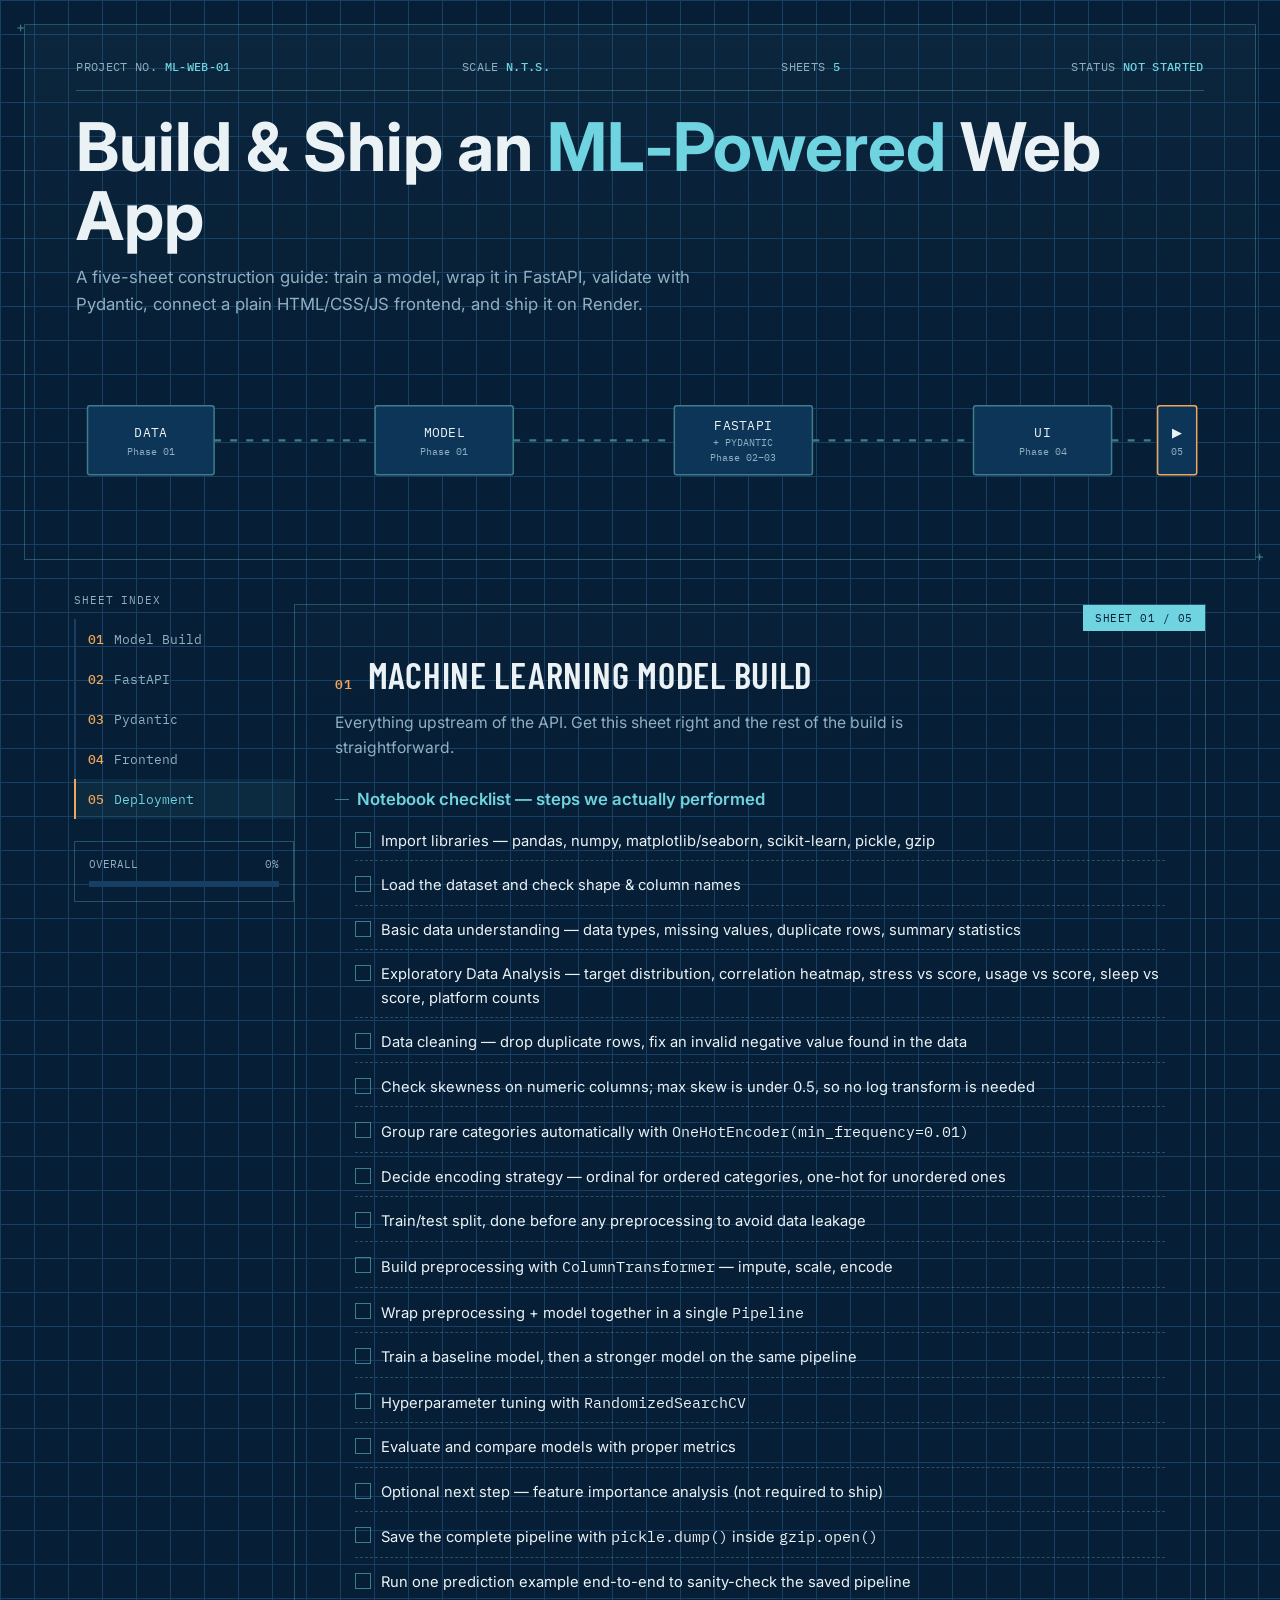
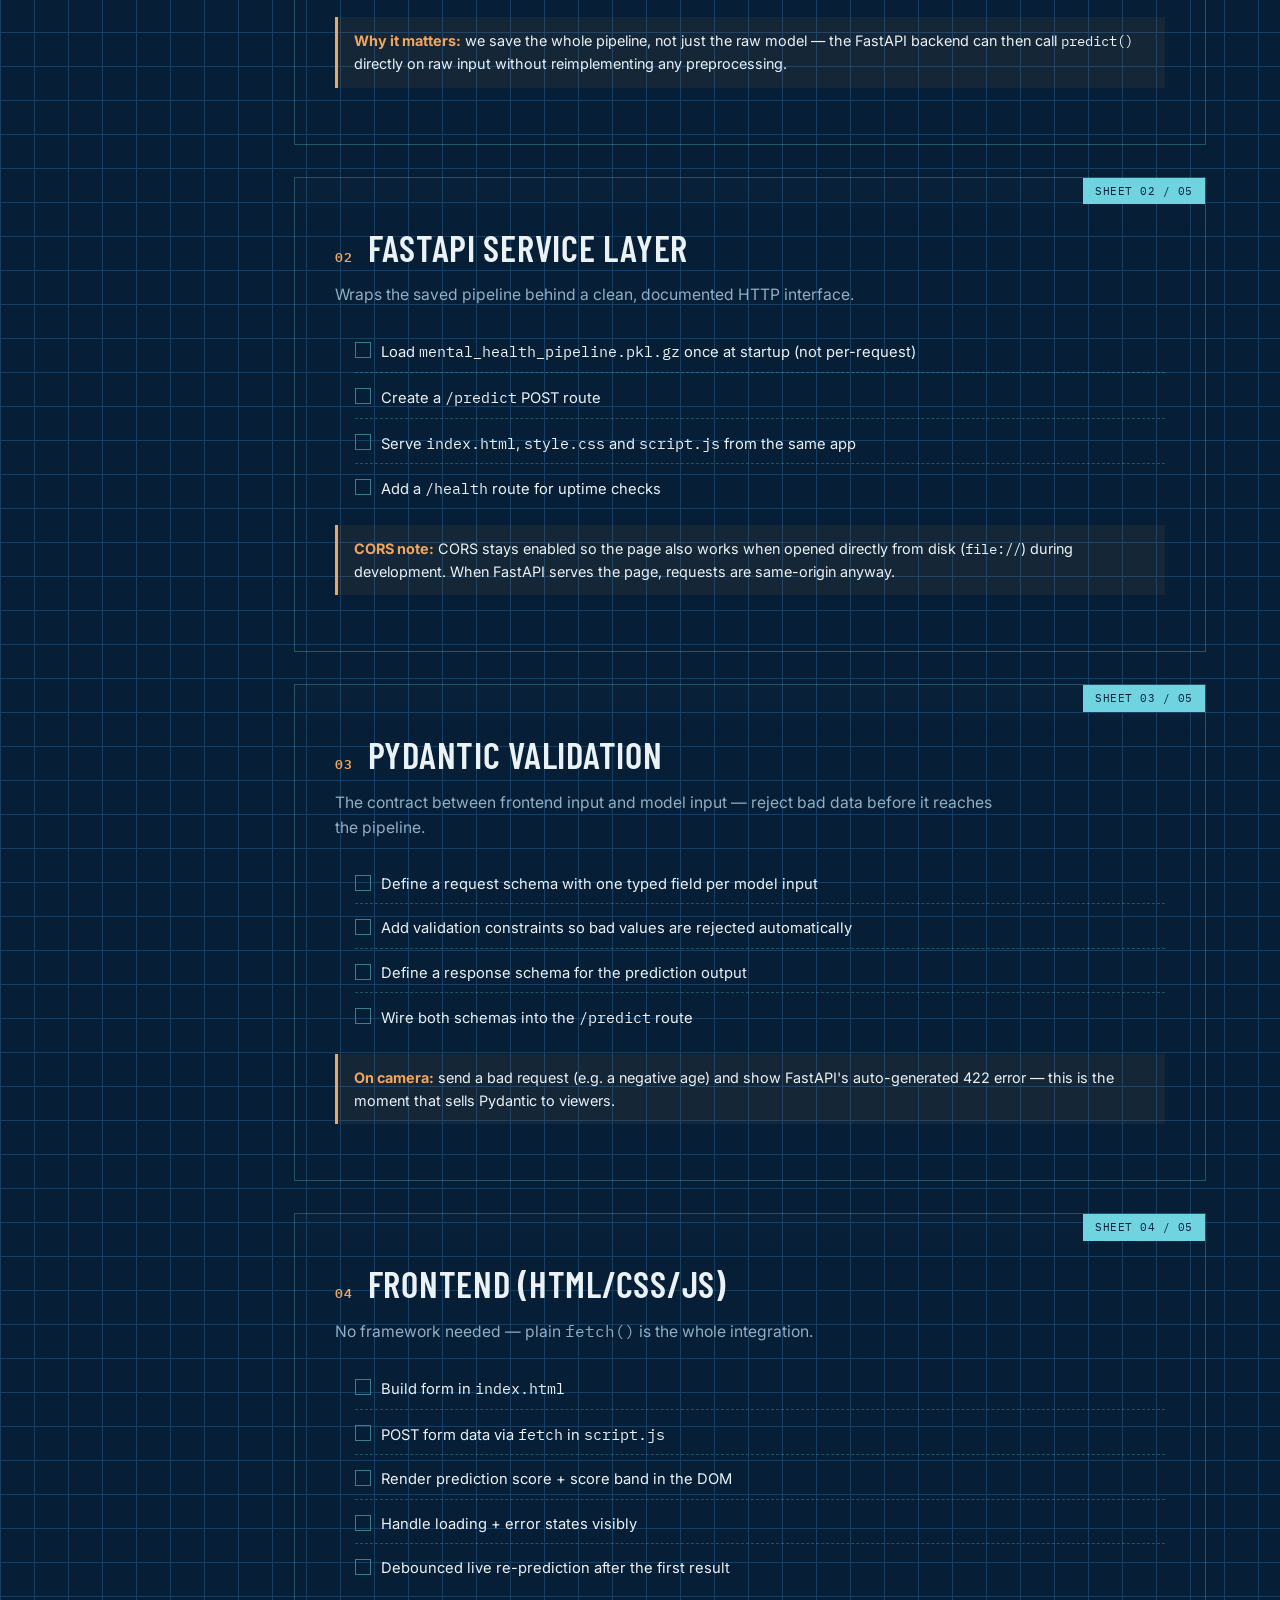
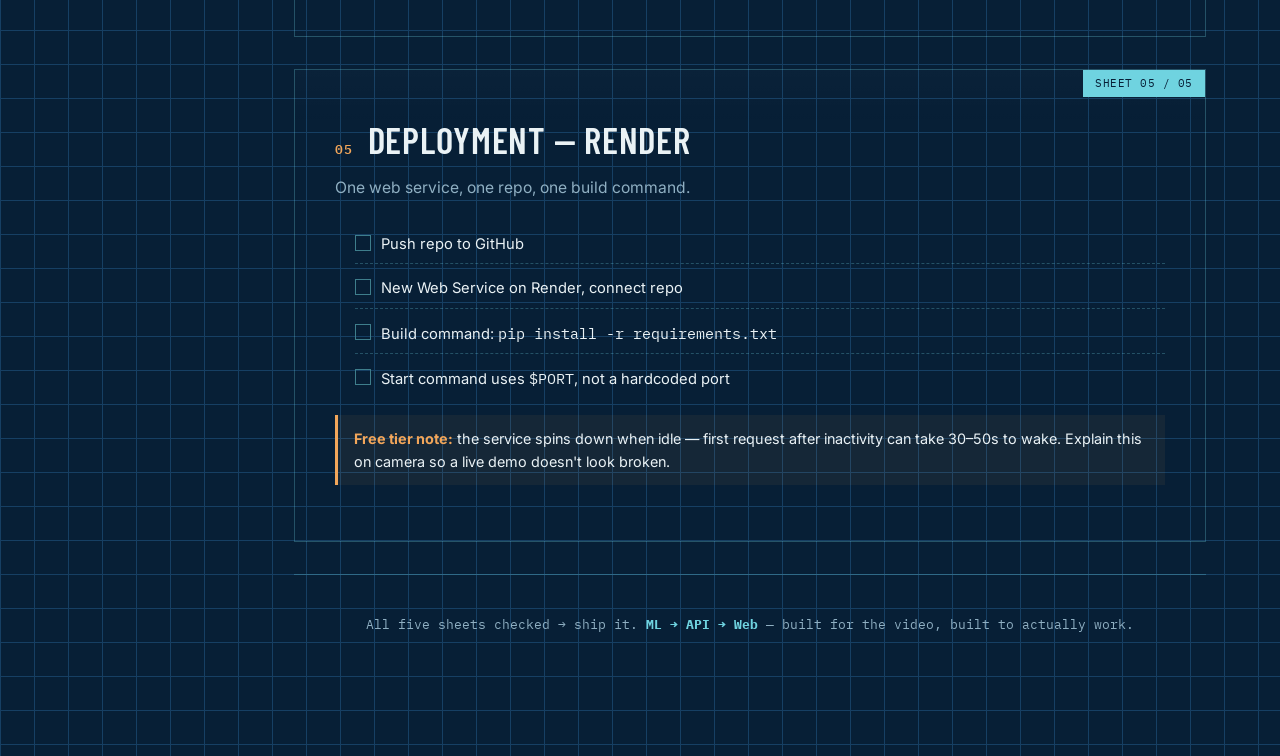
<file: ML Project.html>
<!DOCTYPE html>
<html lang="en">
<head>
<meta charset="UTF-8">
<meta name="viewport" content="width=device-width, initial-scale=1.0">
<title>ML → API → Web — Build Blueprint</title>
<link rel="preconnect" href="https://fonts.googleapis.com">
<link href="https://fonts.googleapis.com/css2?family=Barlow+Condensed:wght@500;600;700&family=Inter:wght@400;500;600&family=IBM+Plex+Mono:wght@400;500&display=swap" rel="stylesheet">
<style>
  :root{
    --navy:#0A2E4D;
    --navy-deep:#071F36;
    --grid:#163F63;
    --cyan:#6FD3E0;
    --cyan-dim:#3E7E8C;
    --paper:#EAF2F5;
    --slate:#8FAFC2;
    --amber:#F2A65A;
    --sheet:#0D3557;
    --line:rgba(111,211,224,0.28);
  }
  *{box-sizing:border-box; margin:0; padding:0;}
  html{scroll-behavior:smooth;}
  body{
    background:var(--navy-deep);
    background-image:
      linear-gradient(var(--grid) 1px, transparent 1px),
      linear-gradient(90deg, var(--grid) 1px, transparent 1px);
    background-size:34px 34px;
    color:var(--paper);
    font-family:'Inter', sans-serif;
    line-height:1.6;
  }
  ::selection{background:var(--amber); color:var(--navy-deep);}
  a{color:var(--cyan);}

  .display{font-family:'Barlow Condensed', sans-serif; text-transform:uppercase; letter-spacing:0.04em;}
  code, .mono{font-family:'IBM Plex Mono', monospace;}

  /* ===== Title block / hero ===== */
  .titleblock{
    border:1px solid var(--line);
    margin:24px;
    padding:32px clamp(20px,4vw,56px);
    position:relative;
    background:linear-gradient(180deg, rgba(111,211,224,0.04), transparent 60%);
  }
  .titleblock::before, .titleblock::after{
    content:'+'; position:absolute; color:var(--cyan-dim); font-size:14px;
  }
  .titleblock::before{top:-9px; left:-9px;}
  .titleblock::after{bottom:-9px; right:-9px;}
  .stamp-row{
    display:flex; justify-content:space-between; flex-wrap:wrap; gap:12px;
    font-family:'IBM Plex Mono', monospace; font-size:12px; color:var(--slate);
    border-bottom:1px solid var(--line); padding-bottom:14px; margin-bottom:22px;
    letter-spacing:0.03em;
  }
  .stamp-row span b{color:var(--cyan); font-weight:500;}
  h1.proj-title{
    font-size:clamp(2.2rem, 5.5vw, 4.2rem);
    line-height:1.02; font-weight:700; color:var(--paper);
  }
  h1.proj-title em{color:var(--cyan); font-style:normal;}
  .proj-sub{color:var(--slate); font-size:1.05rem; margin-top:14px; max-width:640px;}

  /* ===== schematic pipeline ===== */
  .schematic{margin-top:36px; overflow-x:auto;}
  .schematic svg{width:100%; min-width:560px; height:auto; display:block;}
  .flow-line{stroke:var(--cyan-dim); stroke-width:2; fill:none; stroke-dasharray:6 8;
    animation:flow 1.6s linear infinite;}
  @keyframes flow{to{stroke-dashoffset:-56;}}
  .node-box{fill:var(--sheet); stroke:var(--cyan-dim); stroke-width:1.3;}
  .node-box.active{stroke:var(--amber);}
  .node-label{font-family:'IBM Plex Mono', monospace; font-size:11px; fill:var(--paper); letter-spacing:0.02em;}
  .node-sub{font-family:'IBM Plex Mono', monospace; font-size:9px; fill:var(--slate);}

  /* ===== layout ===== */
  .layout{display:grid; grid-template-columns:220px 1fr; gap:0; max-width:1180px; margin:0 auto; padding:0 24px 80px;}
  @media (max-width:860px){ .layout{grid-template-columns:1fr;} }

  /* sidebar */
  .sidebar{position:sticky; top:20px; align-self:start; height:fit-content; padding-top:8px;}
  @media (max-width:860px){
    .sidebar{position:relative; top:0; display:flex; overflow-x:auto; gap:8px; padding:12px 0; margin-bottom:8px;}
  }
  .sheet-index{font-family:'IBM Plex Mono', monospace; font-size:11px; color:var(--slate); text-transform:uppercase; letter-spacing:0.08em; margin-bottom:10px;}
  .nav-item{
    display:flex; align-items:center; gap:10px;
    padding:10px 12px; border-left:2px solid var(--grid);
    font-family:'IBM Plex Mono', monospace; font-size:12.5px; color:var(--slate);
    cursor:pointer; text-decoration:none; transition:.15s;
    white-space:nowrap;
  }
  .nav-item:hover{color:var(--paper); border-left-color:var(--cyan-dim);}
  .nav-item.active{color:var(--cyan); border-left-color:var(--amber); background:rgba(111,211,224,0.06);}
  .nav-item .num{color:var(--amber); font-weight:500;}
  .progress-wrap{margin-top:22px; padding:14px; border:1px solid var(--line);}
  .progress-wrap .label{font-family:'IBM Plex Mono', monospace; font-size:10.5px; color:var(--slate); display:flex; justify-content:space-between; margin-bottom:8px;}
  .progress-bar{height:6px; background:var(--grid); position:relative; overflow:hidden;}
  .progress-fill{height:100%; background:var(--amber); width:0%; transition:width .35s ease;}

  /* main sheets */
  .sheet{
    border:1px solid var(--line); margin:20px 0 32px; padding:clamp(20px,3.5vw,40px);
    position:relative; scroll-margin-top:20px;
    background:linear-gradient(180deg, rgba(255,255,255,0.015), transparent 12%);
  }
  .sheet-corner{
    position:absolute; top:0; right:0; font-family:'IBM Plex Mono', monospace;
    font-size:10.5px; color:var(--navy-deep); background:var(--cyan);
    padding:5px 12px; letter-spacing:0.05em;
  }
  .sheet h2{
    font-family:'Barlow Condensed', sans-serif; text-transform:uppercase; letter-spacing:0.02em;
    font-size:clamp(1.6rem,3vw,2.3rem); color:var(--paper); font-weight:600;
    display:flex; align-items:baseline; gap:14px; margin-bottom:6px;
  }
  .sheet h2 .tag{font-family:'IBM Plex Mono',monospace; font-size:13px; color:var(--amber); letter-spacing:0.1em;}
  .sheet .deck{color:var(--slate); font-size:.98rem; margin-bottom:26px; max-width:680px;}
  .sheet h3{font-size:1.05rem; color:var(--cyan); font-weight:600; margin:26px 0 10px; display:flex; align-items:center; gap:8px;}
  .sheet h3::before{content:''; width:14px; height:1px; background:var(--cyan-dim); display:inline-block;}
  .sheet p{color:var(--paper); font-size:.95rem; margin-bottom:10px; max-width:700px;}
  .sheet ul{margin:8px 0 8px 20px; color:var(--paper); font-size:.94rem;}
  .sheet ul li{margin-bottom:6px;}
  .sheet ul li b{color:var(--cyan);}

  /* checklist */
  .checklist{list-style:none; margin:12px 0 4px; padding:0;}
  .checklist li{
    display:flex; align-items:flex-start; gap:10px; padding:7px 0;
    border-bottom:1px dashed var(--line); font-size:.92rem;
  }
  .checklist li:last-child{border-bottom:none;}
  .checklist input[type=checkbox]{
    appearance:none; width:16px; height:16px; min-width:16px; margin-top:2px;
    border:1px solid var(--cyan-dim); background:transparent; cursor:pointer; position:relative;
  }
  .checklist input[type=checkbox]:checked{background:var(--amber); border-color:var(--amber);}
  .checklist input[type=checkbox]:checked::after{
    content:'✓'; position:absolute; top:-3px; left:2px; font-size:12px; color:var(--navy-deep);
  }
  .checklist label{cursor:pointer;}
  .checklist li.done label{color:var(--slate); text-decoration:line-through;}

  /* code blocks */
  .code-wrap{position:relative; margin:14px 0 18px;}
  pre{
    background:var(--navy-deep); border:1px solid var(--line); padding:16px 18px;
    overflow-x:auto; font-size:.83rem; color:#CFE9EE; border-left:3px solid var(--cyan-dim);
  }
  .copy-btn{
    position:absolute; top:8px; right:8px; font-family:'IBM Plex Mono',monospace; font-size:10.5px;
    background:var(--sheet); color:var(--slate); border:1px solid var(--line);
    padding:4px 9px; cursor:pointer; letter-spacing:.04em; transition:.15s;
  }
  .copy-btn:hover{color:var(--cyan); border-color:var(--cyan-dim);}
  .copy-btn.copied{color:var(--amber); border-color:var(--amber);}

  /* accordion */
  .accordion{border:1px solid var(--line); margin:14px 0;}
  .accordion-head{
    display:flex; justify-content:space-between; align-items:center; cursor:pointer;
    padding:12px 16px; font-family:'IBM Plex Mono', monospace; font-size:.85rem; color:var(--cyan);
    user-select:none;
  }
  .accordion-head .plus{color:var(--amber); transition:transform .2s;}
  .accordion.open .plus{transform:rotate(45deg);}
  .accordion-body{max-height:0; overflow:hidden; transition:max-height .3s ease; padding:0 16px;}
  .accordion.open .accordion-body{padding:4px 16px 16px;}

  /* tabs */
  .tabs{display:flex; gap:4px; margin:16px 0 0; flex-wrap:wrap;}
  .tab-btn{
    font-family:'IBM Plex Mono',monospace; font-size:.78rem; padding:8px 14px;
    background:var(--sheet); color:var(--slate); border:1px solid var(--line); cursor:pointer;
  }
  .tab-btn.active{color:var(--navy-deep); background:var(--cyan); border-color:var(--cyan);}
  .tab-panel{display:none; border:1px solid var(--line); border-top:none; padding:16px;}
  .tab-panel.active{display:block;}

  .callout{
    border-left:3px solid var(--amber); background:rgba(242,166,90,0.06);
    padding:12px 16px; margin:16px 0; font-size:.9rem; color:var(--paper);
  }
  .callout b{color:var(--amber);}

  footer{
    text-align:center; padding:40px 24px; color:var(--slate); font-family:'IBM Plex Mono', monospace;
    font-size:.8rem; border-top:1px solid var(--line); margin-top:20px;
  }
  footer b{color:var(--cyan);}
</style>
</head>
<body>

<div class="titleblock">
  <div class="stamp-row">
    <span>PROJECT NO. <b>ML-WEB-01</b></span>
    <span>SCALE <b>N.T.S.</b></span>
    <span>SHEETS <b id="sheetCountLabel">5</b></span>
    <span>STATUS <b id="statusStamp">IN PROGRESS</b></span>
  </div>
  <h1 class="proj-title">Build &amp; Ship an <em>ML‑Powered</em> Web App</h1>
  <p class="proj-sub">A five-sheet construction guide: train a model, wrap it in FastAPI, validate with Pydantic, connect a plain HTML/CSS/JS frontend, and ship it on Render.</p>

  <div class="schematic">
    <svg viewBox="0 0 980 150" id="pipelineSvg">
      <!-- connecting lines -->
      <path class="flow-line" d="M120,75 L260,75"></path>
      <path class="flow-line" d="M380,75 L520,75"></path>
      <path class="flow-line" d="M640,75 L780,75"></path>
      <path class="flow-line" d="M900,75 L940,75"></path>
      <!-- nodes -->
      <g id="node-0"><rect class="node-box" x="10" y="45" width="110" height="60" rx="2"></rect>
        <text class="node-label" x="65" y="72" text-anchor="middle">DATA</text>
        <text class="node-sub" x="65" y="88" text-anchor="middle">Phase 01</text></g>
      <g id="node-1"><rect class="node-box" x="260" y="45" width="120" height="60" rx="2"></rect>
        <text class="node-label" x="320" y="72" text-anchor="middle">MODEL</text>
        <text class="node-sub" x="320" y="88" text-anchor="middle">Phase 01</text></g>
      <g id="node-2"><rect class="node-box" x="520" y="45" width="120" height="60" rx="2"></rect>
        <text class="node-label" x="580" y="66" text-anchor="middle">FASTAPI</text>
        <text class="node-sub" x="580" y="80" text-anchor="middle">+ PYDANTIC</text>
        <text class="node-sub" x="580" y="93" text-anchor="middle">Phase 02–03</text></g>
      <g id="node-3"><rect class="node-box" x="780" y="45" width="120" height="60" rx="2"></rect>
        <text class="node-label" x="840" y="72" text-anchor="middle">UI</text>
        <text class="node-sub" x="840" y="88" text-anchor="middle">Phase 04</text></g>
      <g id="node-4"><rect class="node-box" x="940" y="45" width="34" height="60" rx="2"></rect>
        <text class="node-label" x="957" y="72" text-anchor="middle" font-size="9">▶</text>
        <text class="node-sub" x="957" y="88" text-anchor="middle">05</text></g>
    </svg>
  </div>
</div>

<div class="layout">
  <aside class="sidebar">
    <div class="sheet-index">Sheet Index</div>
    <a class="nav-item" data-target="phase1"><span class="num">01</span> Model Build</a>
    <a class="nav-item" data-target="phase2"><span class="num">02</span> FastAPI</a>
    <a class="nav-item" data-target="phase3"><span class="num">03</span> Pydantic</a>
    <a class="nav-item" data-target="phase4"><span class="num">04</span> Frontend</a>
    <a class="nav-item" data-target="phase5"><span class="num">05</span> Deployment</a>

    <div class="progress-wrap">
      <div class="label"><span>OVERALL</span><span id="overallPct">0%</span></div>
      <div class="progress-bar"><div class="progress-fill" id="overallFill"></div></div>
    </div>
  </aside>

  <main>

    <!-- PHASE 1 -->
    <section class="sheet" id="phase1">
      <div class="sheet-corner">SHEET 01 / 05</div>
      <h2><span class="tag">01</span> Machine Learning Model Build</h2>
      <p class="deck">Everything upstream of the API. Get this sheet right and the rest of the build is straightforward.</p>

      <h3>Notebook checklist — steps we actually performed</h3>
      <ul class="checklist" data-phase="1">
        <li><input type="checkbox" id="c1-1"><label for="c1-1">Import libraries — pandas, numpy, matplotlib/seaborn, scikit-learn, pickle, gzip</label></li>
        <li><input type="checkbox" id="c1-2"><label for="c1-2">Load the dataset and check shape &amp; column names</label></li>
        <li><input type="checkbox" id="c1-3"><label for="c1-3">Basic data understanding — data types, missing values, duplicate rows, summary statistics</label></li>
        <li><input type="checkbox" id="c1-4"><label for="c1-4">Exploratory Data Analysis — target distribution, correlation heatmap, stress vs score, usage vs score, sleep vs score, platform counts</label></li>
        <li><input type="checkbox" id="c1-5"><label for="c1-5">Data cleaning — drop duplicate rows, fix an invalid negative value found in the data</label></li>
        <li><input type="checkbox" id="c1-6"><label for="c1-6">Check skewness on numeric columns; max skew is under 0.5, so no log transform is needed</label></li>
        <li><input type="checkbox" id="c1-7"><label for="c1-7">Group rare categories automatically with <code>OneHotEncoder(min_frequency=0.01)</code></label></li>
        <li><input type="checkbox" id="c1-8"><label for="c1-8">Decide encoding strategy — ordinal for ordered categories, one-hot for unordered ones</label></li>
        <li><input type="checkbox" id="c1-9"><label for="c1-9">Train/test split, done before any preprocessing to avoid data leakage</label></li>
        <li><input type="checkbox" id="c1-10"><label for="c1-10">Build preprocessing with <code>ColumnTransformer</code> — impute, scale, encode</label></li>
        <li><input type="checkbox" id="c1-11"><label for="c1-11">Wrap preprocessing + model together in a single <code>Pipeline</code></label></li>
        <li><input type="checkbox" id="c1-12"><label for="c1-12">Train a baseline model, then a stronger model on the same pipeline</label></li>
        <li><input type="checkbox" id="c1-13"><label for="c1-13">Hyperparameter tuning with <code>RandomizedSearchCV</code></label></li>
        <li><input type="checkbox" id="c1-14"><label for="c1-14">Evaluate and compare models with proper metrics</label></li>
        <li><input type="checkbox" id="c1-15"><label for="c1-15">Optional next step — feature importance analysis (not required to ship)</label></li>
        <li><input type="checkbox" id="c1-16"><label for="c1-16">Save the complete pipeline with <code>pickle.dump()</code> inside <code>gzip.open()</code></label></li>
        <li><input type="checkbox" id="c1-17"><label for="c1-17">Run one prediction example end-to-end to sanity-check the saved pipeline</label></li>
      </ul>

      <div class="callout"><b>Why it matters:</b> we save the whole pipeline, not just the raw model — the FastAPI backend can then call <code>predict()</code> directly on raw input without reimplementing any preprocessing.</div>
    </section>

    <!-- PHASE 2 -->
    <section class="sheet" id="phase2">
      <div class="sheet-corner">SHEET 02 / 05</div>
      <h2><span class="tag">02</span> FastAPI Service Layer</h2>
      <p class="deck">Wraps the saved pipeline behind a clean, documented HTTP interface.</p>

      <ul class="checklist" data-phase="2">
        <li><input type="checkbox" id="c2-1"><label for="c2-1">Load <code>mental_health_pipeline.pkl.gz</code> once at startup (not per-request)</label></li>
        <li><input type="checkbox" id="c2-2"><label for="c2-2">Create a <code>/predict</code> POST route</label></li>
        <li><input type="checkbox" id="c2-3"><label for="c2-3">Serve <code>index.html</code>, <code>style.css</code> and <code>script.js</code> from the same app</label></li>
        <li><input type="checkbox" id="c2-4"><label for="c2-4">Add a <code>/health</code> route for uptime checks</label></li>
      </ul>

      <div class="callout"><b>CORS note:</b> CORS stays enabled so the page also works when opened directly from disk (<code>file://</code>) during development. When FastAPI serves the page, requests are same-origin anyway.</div>
    </section>

    <!-- PHASE 3 -->
    <section class="sheet" id="phase3">
      <div class="sheet-corner">SHEET 03 / 05</div>
      <h2><span class="tag">03</span> Pydantic Validation</h2>
      <p class="deck">The contract between frontend input and model input — reject bad data before it reaches the pipeline.</p>

      <ul class="checklist" data-phase="3">
        <li><input type="checkbox" id="c3-1"><label for="c3-1">Define a request schema with one typed field per model input</label></li>
        <li><input type="checkbox" id="c3-2"><label for="c3-2">Add validation constraints so bad values are rejected automatically</label></li>
        <li><input type="checkbox" id="c3-3"><label for="c3-3">Define a response schema for the prediction output</label></li>
        <li><input type="checkbox" id="c3-4"><label for="c3-4">Wire both schemas into the <code>/predict</code> route</label></li>
      </ul>

      <div class="callout"><b>On camera:</b> send a bad request (e.g. a negative age) and show FastAPI's auto-generated 422 error — this is the moment that sells Pydantic to viewers.</div>
    </section>

    <!-- PHASE 4 -->
    <section class="sheet" id="phase4">
      <div class="sheet-corner">SHEET 04 / 05</div>
      <h2><span class="tag">04</span> Frontend (HTML/CSS/JS)</h2>
      <p class="deck">No framework needed — plain <code>fetch()</code> is the whole integration.</p>

      <ul class="checklist" data-phase="4">
        <li><input type="checkbox" id="c4-1"><label for="c4-1">Build form in <code>index.html</code></label></li>
        <li><input type="checkbox" id="c4-2"><label for="c4-2">POST form data via <code>fetch</code> in <code>script.js</code></label></li>
        <li><input type="checkbox" id="c4-3"><label for="c4-3">Render prediction score + score band in the DOM</label></li>
        <li><input type="checkbox" id="c4-4"><label for="c4-4">Handle loading + error states visibly</label></li>
        <li><input type="checkbox" id="c4-5"><label for="c4-5">Debounced live re-prediction after the first result</label></li>
      </ul>

    </section>

    <!-- PHASE 5 -->
    <section class="sheet" id="phase5">
      <div class="sheet-corner">SHEET 05 / 05</div>
      <h2><span class="tag">05</span> Deployment — Render</h2>
      <p class="deck">One web service, one repo, one build command.</p>

      <ul class="checklist" data-phase="5">
        <li><input type="checkbox" id="c5-1"><label for="c5-1">Push repo to GitHub</label></li>
        <li><input type="checkbox" id="c5-2"><label for="c5-2">New Web Service on Render, connect repo</label></li>
        <li><input type="checkbox" id="c5-3"><label for="c5-3">Build command: <code>pip install -r requirements.txt</code></label></li>
        <li><input type="checkbox" id="c5-4"><label for="c5-4">Start command uses <code>$PORT</code>, not a hardcoded port</label></li>
      </ul>

      <div class="callout"><b>Free tier note:</b> the service spins down when idle — first request after inactivity can take 30–50s to wake. Explain this on camera so a live demo doesn't look broken.</div>
    </section>

    <footer>
      All five sheets checked → ship it. <b>ML → API → Web</b> — built for the video, built to actually work.
    </footer>
  </main>
</div>

<script>
(function(){
  // ---- checklist state + progress ----
  const phases = {1:8, 2:4, 3:0, 4:4, 5:4}; // item counts per phase (phase3 has none, counted via itself if added later)
  const allBoxes = Array.from(document.querySelectorAll('.checklist input[type=checkbox]'));

  function updateProgress(){
    const total = allBoxes.length;
    const checked = allBoxes.filter(b => b.checked).length;
    const pct = total ? Math.round((checked/total)*100) : 0;
    document.getElementById('overallPct').textContent = pct + '%';
    document.getElementById('overallFill').style.width = pct + '%';
    document.getElementById('statusStamp').textContent = pct === 100 ? 'COMPLETE' : (pct === 0 ? 'NOT STARTED' : 'IN PROGRESS');
  }

  allBoxes.forEach(box => {
    box.addEventListener('change', () => {
      box.closest('li').classList.toggle('done', box.checked);
      updateProgress();
    });
  });
  updateProgress();

  // ---- copy buttons ----
  document.querySelectorAll('.copy-btn').forEach(btn => {
    btn.addEventListener('click', () => {
      const pre = btn.nextElementSibling;
      navigator.clipboard.writeText(pre.textContent).then(() => {
        btn.textContent = 'COPIED';
        btn.classList.add('copied');
        setTimeout(() => { btn.textContent = 'COPY'; btn.classList.remove('copied'); }, 1400);
      });
    });
  });

  // ---- accordion ----
  document.querySelectorAll('.accordion-head').forEach(head => {
    head.addEventListener('click', () => {
      const acc = head.parentElement;
      const body = acc.querySelector('.accordion-body');
      const isOpen = acc.classList.toggle('open');
      body.style.maxHeight = isOpen ? body.scrollHeight + 'px' : '0px';
    });
  });

  // ---- tabs ----
  document.querySelectorAll('[data-tabgroup]').forEach(group => {
    const buttons = group.querySelectorAll('.tab-btn');
    buttons.forEach(btn => {
      btn.addEventListener('click', () => {
        buttons.forEach(b => b.classList.remove('active'));
        btn.classList.add('active');
        const panels = group.parentElement.querySelectorAll('.tab-panel');
        panels.forEach(p => p.classList.toggle('active', p.dataset.panel === btn.dataset.tab));
      });
    });
  });

  // ---- sidebar nav + scroll spy ----
  const navItems = document.querySelectorAll('.nav-item');
  const sections = Array.from(navItems).map(n => document.getElementById(n.dataset.target));

  navItems.forEach(item => {
    item.addEventListener('click', (e) => {
      e.preventDefault();
      document.getElementById(item.dataset.target).scrollIntoView({behavior:'smooth', block:'start'});
    });
  });

  const observer = new IntersectionObserver((entries) => {
    entries.forEach(entry => {
      if (entry.isIntersecting){
        navItems.forEach(n => n.classList.toggle('active', n.dataset.target === entry.target.id));
        const idx = sections.findIndex(s => s.id === entry.target.id);
        document.querySelectorAll('.node-box').forEach(nb => nb.classList.remove('active'));
        const node = document.getElementById('node-' + Math.min(idx, 4));
        if (node) node.querySelector('.node-box').classList.add('active');
      }
    });
  }, {rootMargin: '-40% 0px -50% 0px'});

  sections.forEach(s => s && observer.observe(s));
})();
</script>

</body>
</html>
</file>
